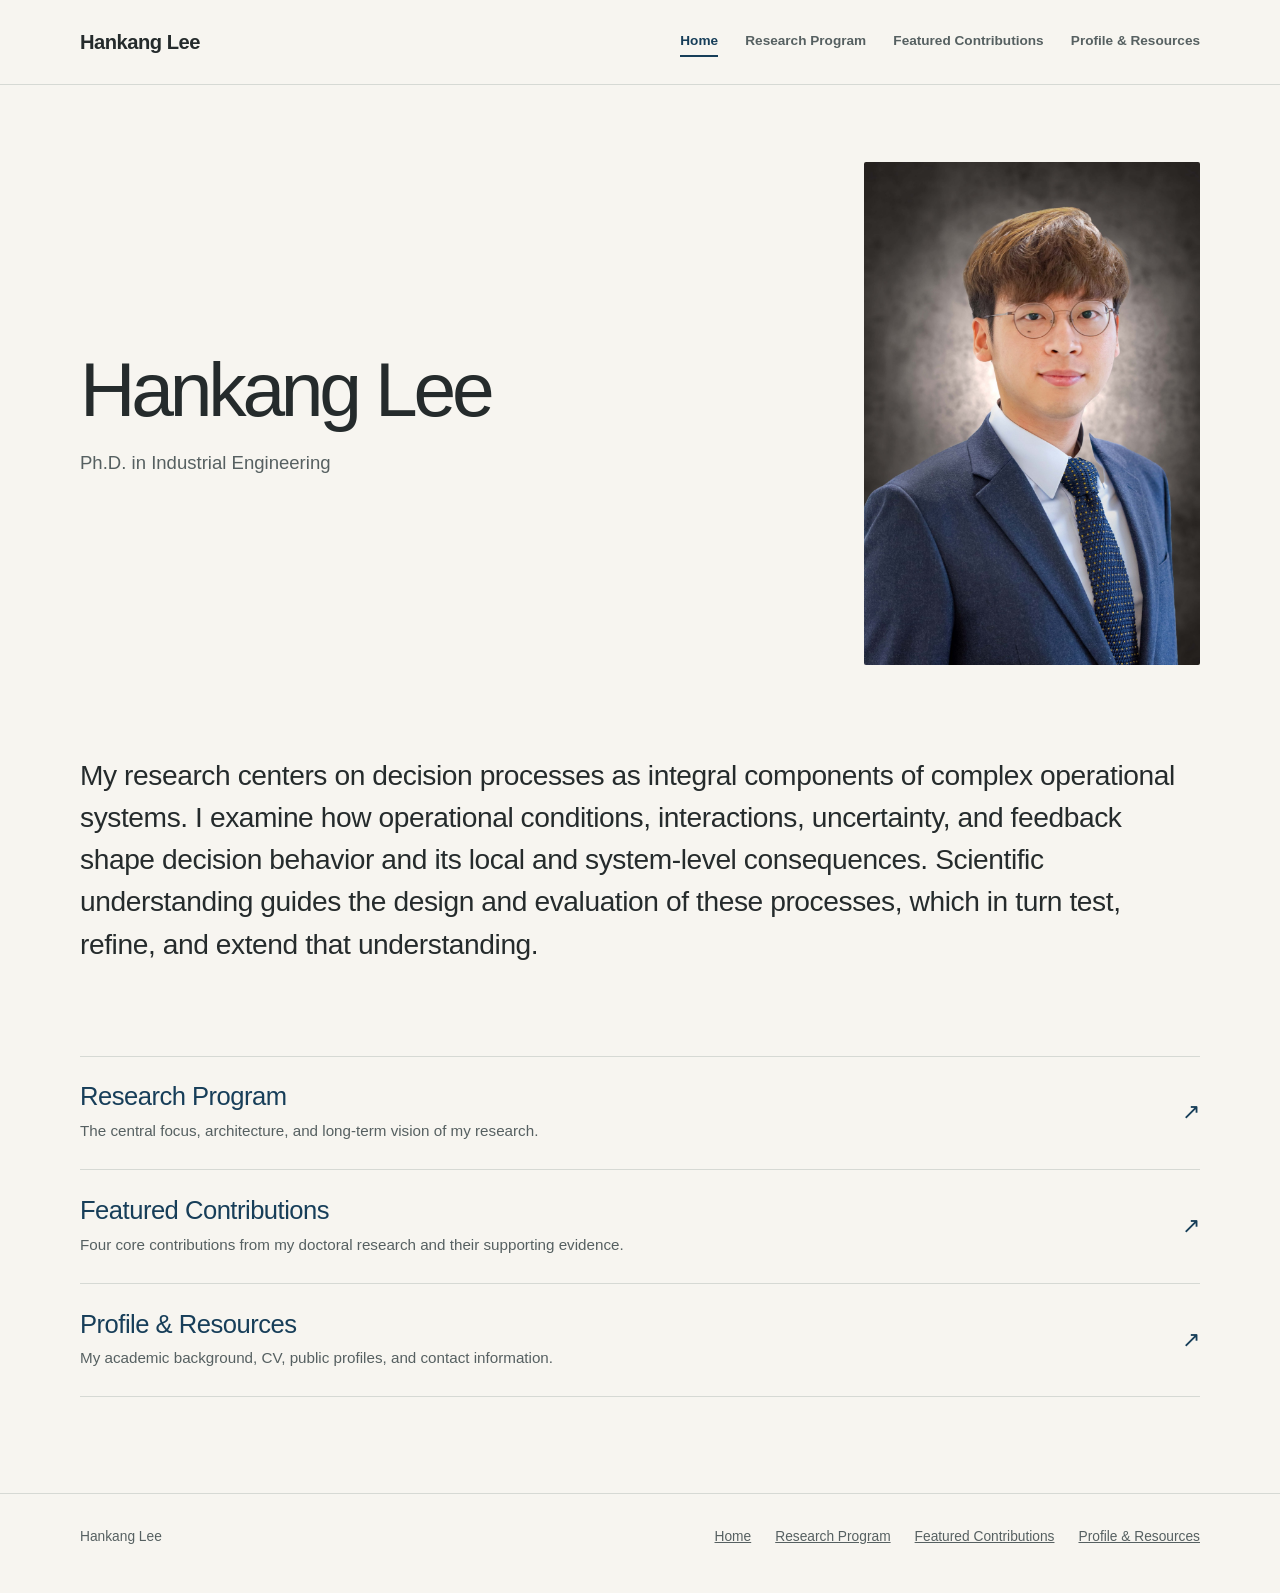
<file: index.html>
<!doctype html>
<html lang="en">
  <head>
    <meta charset="utf-8">
    <meta name="viewport" content="width=device-width, initial-scale=1">
    <meta name="color-scheme" content="light">
    <meta name="description" content="My research centers on decision processes as integral components of complex operational systems.">
    <title>Hankang Lee | Home</title>
    <link rel="stylesheet" href="assets/css/site.css?v=4">
  </head>
  <body>
    <a class="skip-link" href="#main-content">Skip to content</a>

    <header class="site-header">
      <div class="site-header__inner">
        <a class="site-name" href="index.html" aria-label="Hankang Lee, Home">Hankang Lee</a>
        <nav class="site-nav" aria-label="Main navigation">
          <a href="index.html" aria-current="page">Home</a>
          <a href="research-program.html">Research Program</a>
          <a href="featured-contributions.html">Featured Contributions</a>
          <a href="profile-resources.html">Profile &amp; Resources</a>
        </nav>
      </div>
    </header>

    <main id="main-content" class="page-shell">
      <section class="identity" aria-labelledby="researcher-name">
        <div class="identity__text">
          <h1 id="researcher-name">Hankang Lee</h1>
          <p class="degree">Ph.D. in Industrial Engineering</p>
        </div>
        <img
          class="portrait"
          src="assets/images/hankang-lee-portrait.jpg"
          alt="Portrait of Hankang Lee"
          width="1068"
          height="1600"
          decoding="async"
          fetchpriority="high"
        >
      </section>

      <section class="research-introduction" aria-label="Research identity">
        <p>My research centers on decision processes as integral components of complex operational systems. I examine how operational conditions, interactions, uncertainty, and feedback shape decision behavior and its local and system-level consequences. Scientific understanding guides the design and evaluation of these processes, which in turn test, refine, and extend that understanding.</p>
      </section>

      <nav class="primary-paths" aria-label="Explore the website">
        <a class="primary-path" href="research-program.html">
          <span class="primary-path__title">Research Program</span>
          <span class="primary-path__description">The central focus, architecture, and long-term vision of my research.</span>
          <span class="primary-path__arrow" aria-hidden="true">↗</span>
        </a>
        <a class="primary-path" href="featured-contributions.html">
          <span class="primary-path__title">Featured Contributions</span>
          <span class="primary-path__description">Four core contributions from my doctoral research and their supporting evidence.</span>
          <span class="primary-path__arrow" aria-hidden="true">↗</span>
        </a>
        <a class="primary-path" href="profile-resources.html">
          <span class="primary-path__title">Profile &amp; Resources</span>
          <span class="primary-path__description">My academic background, CV, public profiles, and contact information.</span>
          <span class="primary-path__arrow" aria-hidden="true">↗</span>
        </a>
      </nav>
    </main>

    <footer class="site-footer">
      <div class="site-footer__inner">
        <span>Hankang Lee</span>
        <nav aria-label="Footer navigation">
          <a href="index.html">Home</a>
          <a href="research-program.html">Research Program</a>
          <a href="featured-contributions.html">Featured Contributions</a>
          <a href="profile-resources.html">Profile &amp; Resources</a>
        </nav>
      </div>
    </footer>
  </body>
</html>
</file>
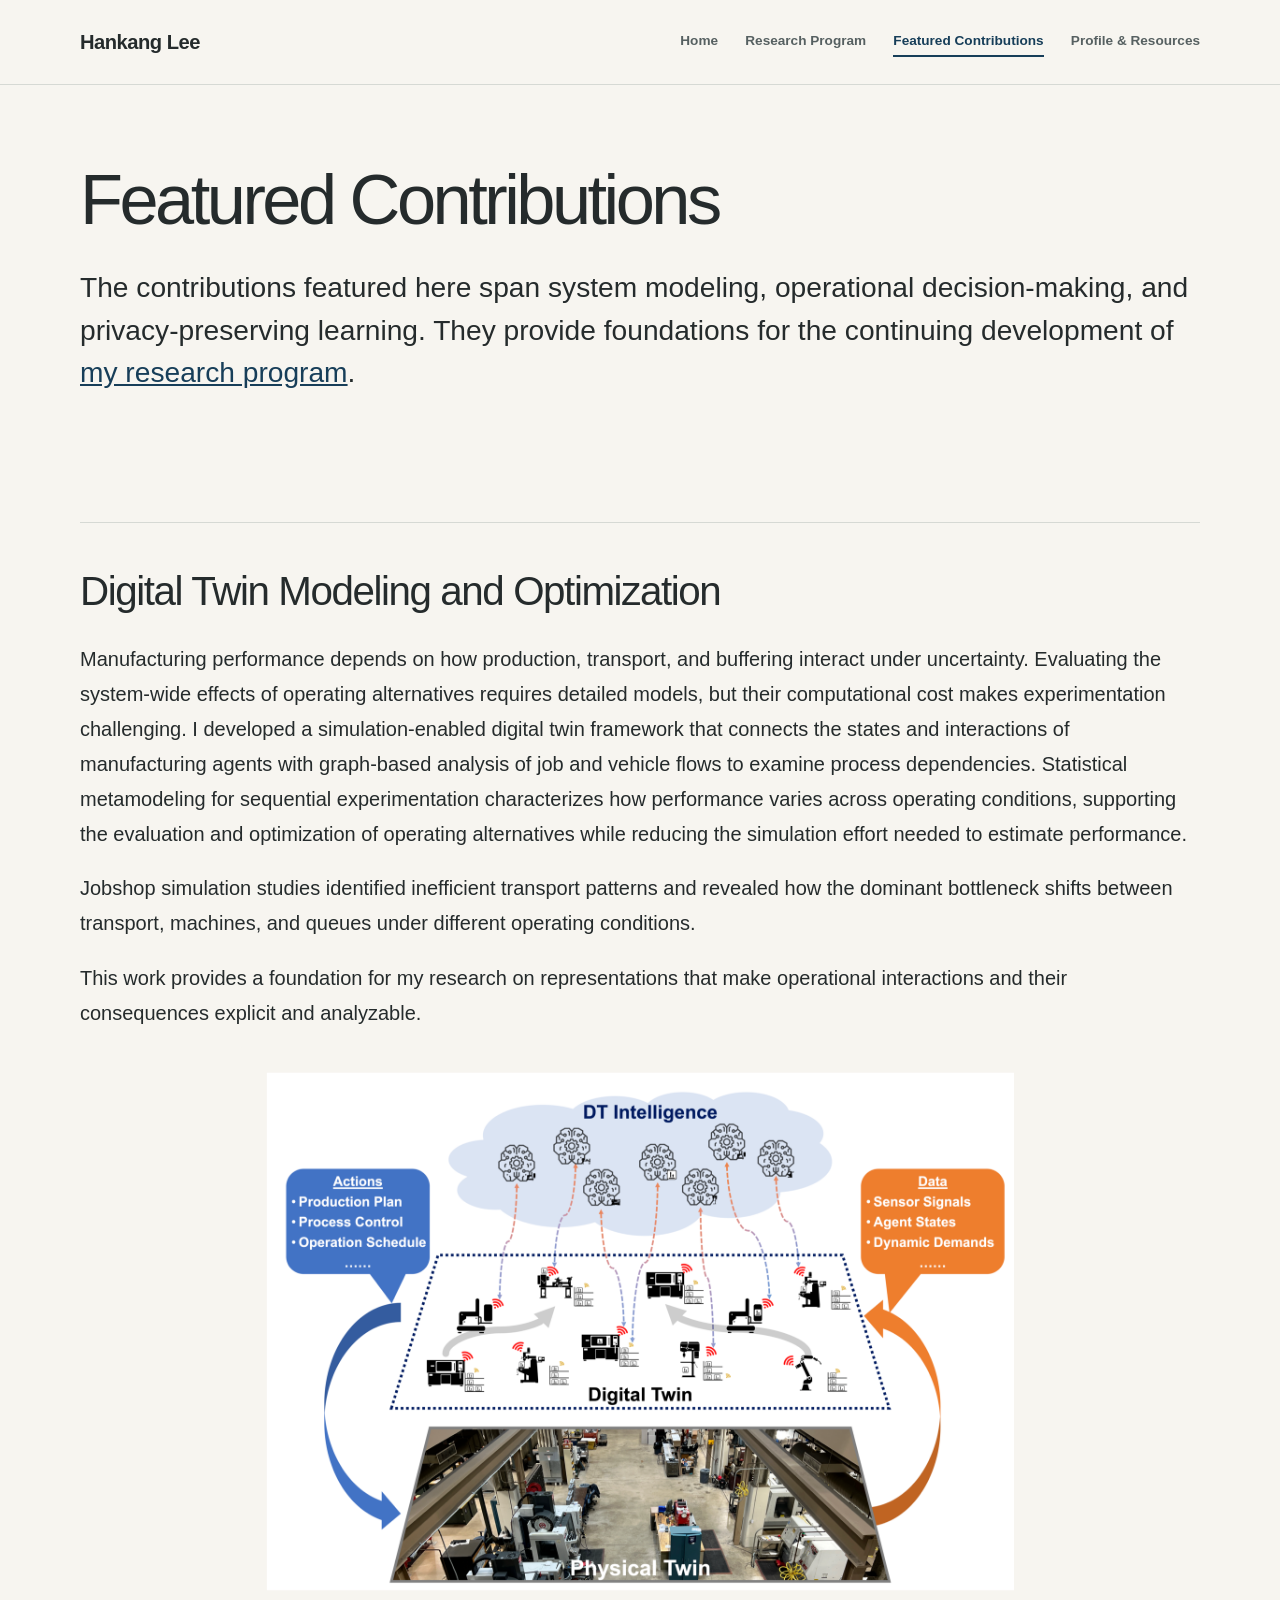
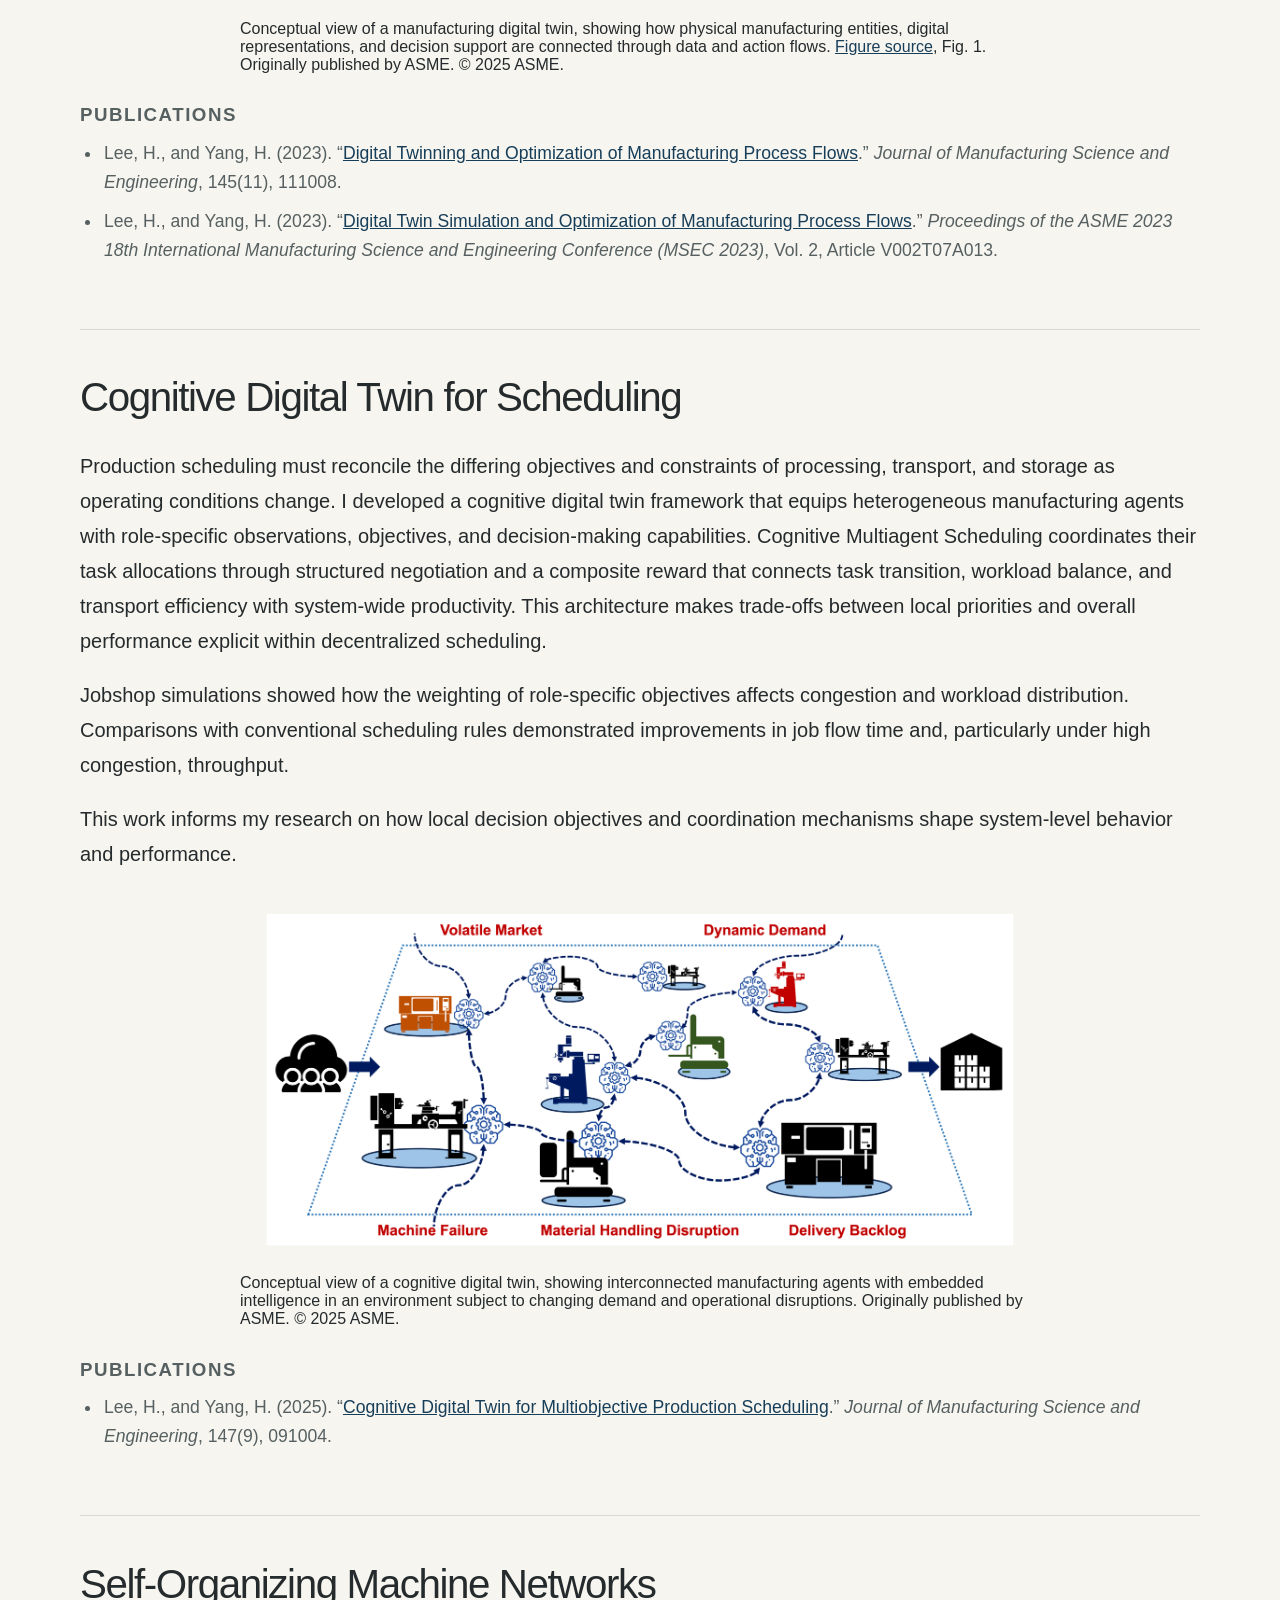
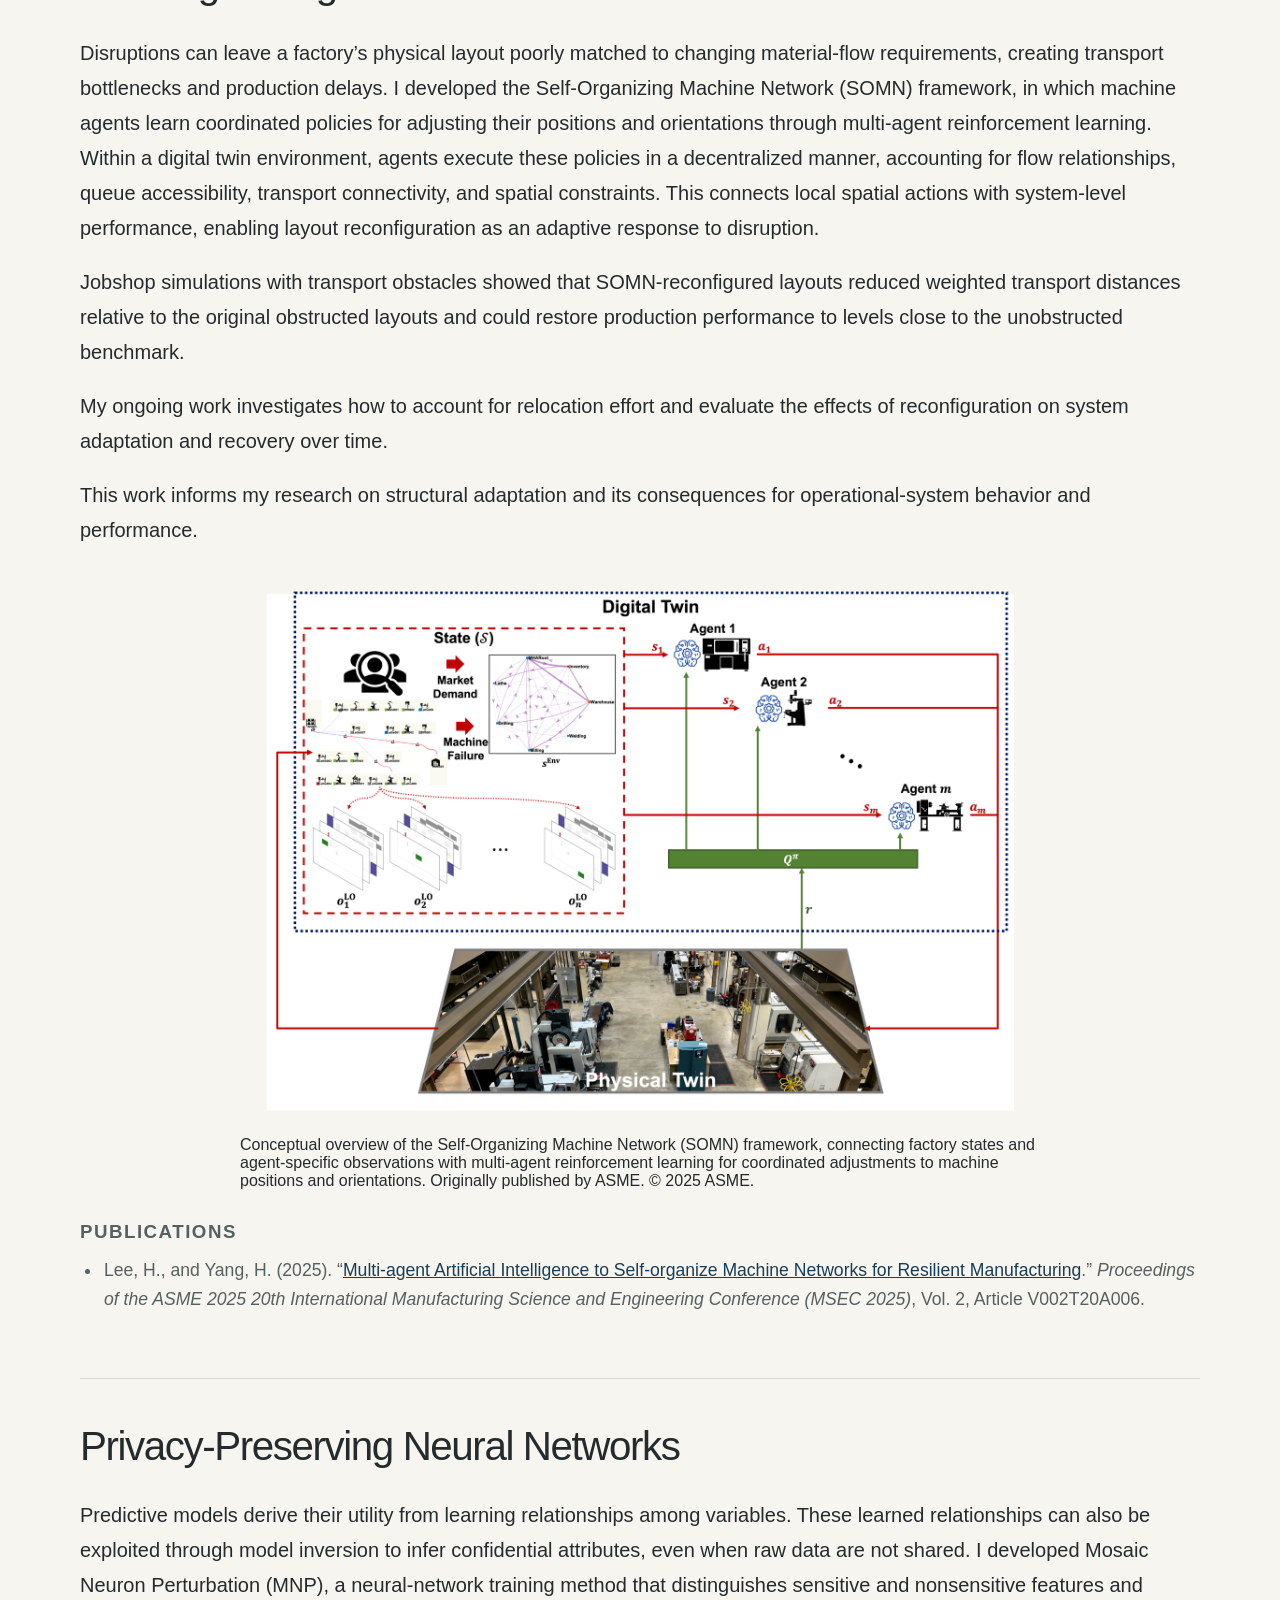
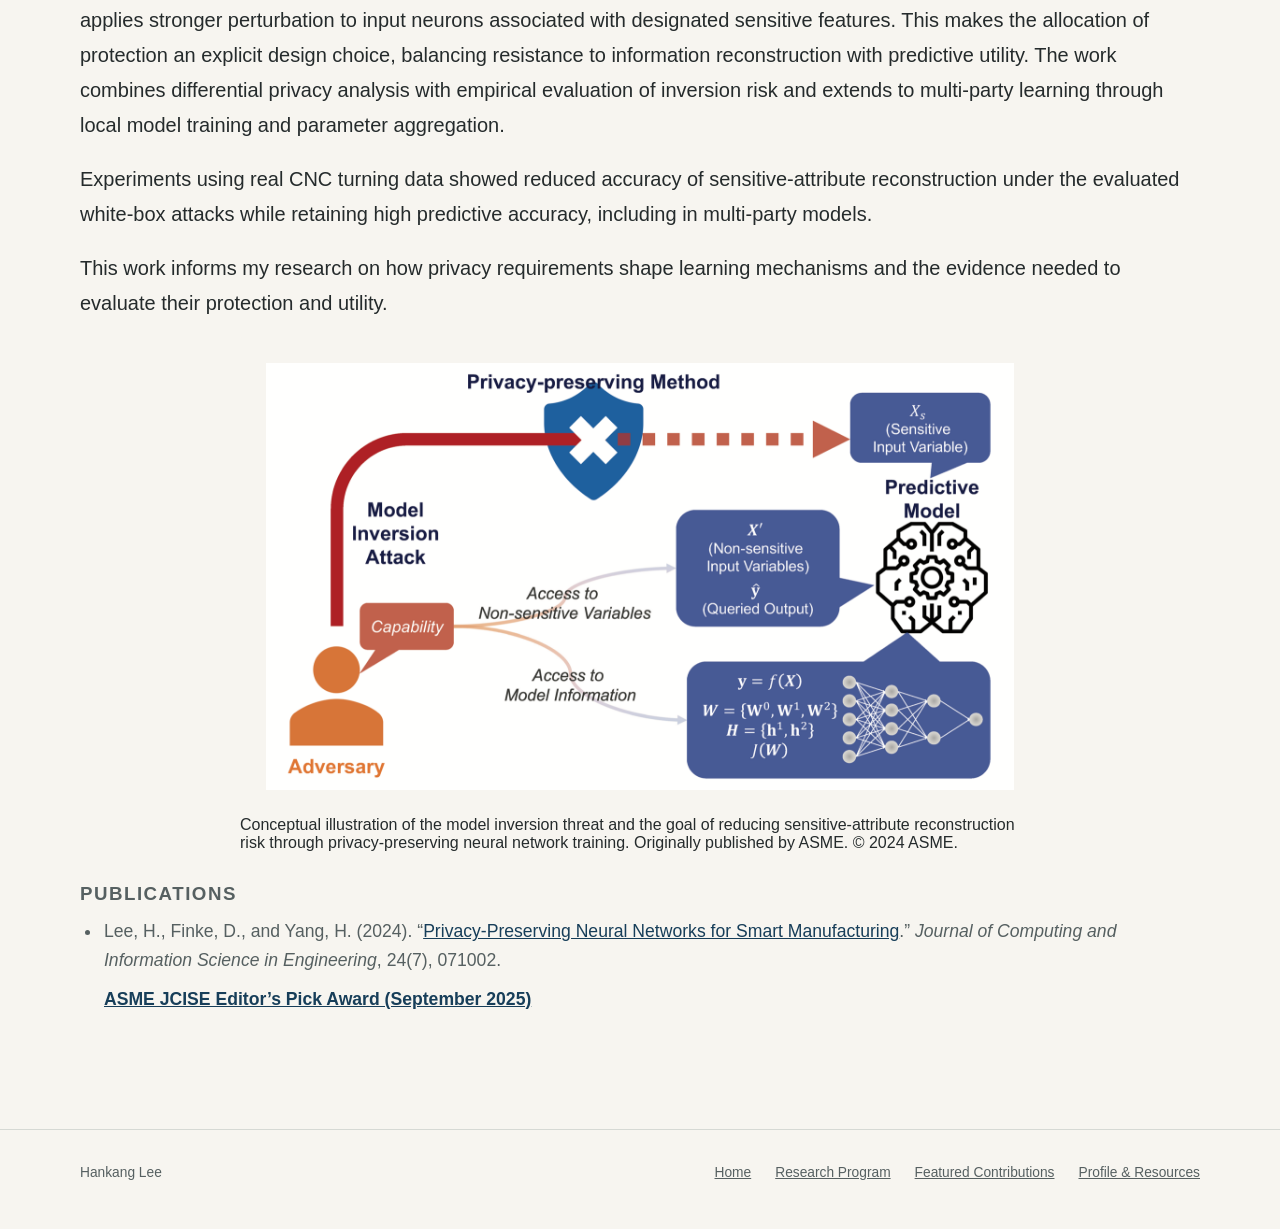
<file: featured-contributions.html>
<!doctype html>
<html lang="en">
  <head>
    <meta charset="utf-8">
    <meta name="viewport" content="width=device-width, initial-scale=1">
    <meta name="color-scheme" content="light">
    <meta name="description" content="Four scholarly contributions by Hankang Lee in digital twins, scheduling, adaptive manufacturing, and privacy-preserving learning.">
    <title>Hankang Lee | Featured Contributions</title>
    <link rel="stylesheet" href="assets/css/site.css?v=7">
  </head>
  <body>
    <a class="skip-link" href="#main-content">Skip to content</a>
    <header class="site-header">
      <div class="site-header__inner">
        <a class="site-name" href="index.html" aria-label="Hankang Lee, Home">Hankang Lee</a>
        <nav class="site-nav" aria-label="Main navigation">
          <a href="index.html">Home</a>
          <a href="research-program.html">Research Program</a>
          <a href="featured-contributions.html" aria-current="page">Featured Contributions</a>
          <a href="profile-resources.html">Profile &amp; Resources</a>
        </nav>
      </div>
    </header>

    <main id="main-content" class="page-shell page-shell--article">
      <header class="page-heading">
        <h1>Featured Contributions</h1>
        <p>The contributions featured here span system modeling, operational decision-making, and privacy-preserving learning. They provide foundations for the continuing development of <a href="research-program.html">my research program</a>.</p>
      </header>

      <article class="editorial-section contribution" aria-labelledby="digital-twin">
        <h2 id="digital-twin">Digital Twin Modeling and Optimization</h2>
        <div class="prose">
          <p>Manufacturing performance depends on how production, transport, and buffering interact under uncertainty. Evaluating the system-wide effects of operating alternatives requires detailed models, but their computational cost makes experimentation challenging. I developed a simulation-enabled digital twin framework that connects the states and interactions of manufacturing agents with graph-based analysis of job and vehicle flows to examine process dependencies. Statistical metamodeling for sequential experimentation characterizes how performance varies across operating conditions, supporting the evaluation and optimization of operating alternatives while reducing the simulation effort needed to estimate performance.</p>
          <p>Jobshop simulation studies identified inefficient transport patterns and revealed how the dominant bottleneck shifts between transport, machines, and queues under different operating conditions.</p>
          <p>This work provides a foundation for my research on representations that make operational interactions and their consequences explicit and analyzable.</p>
        </div>
        <figure class="research-figure">
          <div class="figure-frame">
            <img src="assets/images/figures/digital-twin-display.png" alt="Conceptual three-layer diagram showing a physical factory, its digital representation, and a DT intelligence layer. Arrows indicate operational data flowing toward the digital layers and actions for production planning, process control, and scheduling returning to the physical system." width="1600" height="1115" loading="lazy" decoding="async">
          </div>
          <figcaption>Conceptual view of a manufacturing digital twin, showing how physical manufacturing entities, digital representations, and decision support are connected through data and action flows. <a href="https://doi.org/10.1115/1.4068980" target="_blank" rel="noopener">Figure source<span class="sr-only"> (opens in a new tab)</span></a>, Fig. 1. Originally published by ASME. &copy; 2025 ASME.</figcaption>
        </figure>
        <div class="publications">
          <h3>Publications</h3>
          <ul>
            <li>Lee, H., and Yang, H. (2023). “<a href="https://doi.org/10.1115/1.4063234" target="_blank" rel="noopener">Digital Twinning and Optimization of Manufacturing Process Flows<span class="sr-only"> (opens in a new tab)</span></a>.” <cite>Journal of Manufacturing Science and Engineering</cite>, 145(11), 111008.</li>
            <li>Lee, H., and Yang, H. (2023). “<a href="https://doi.org/10.1115/MSEC2023-105613" target="_blank" rel="noopener">Digital Twin Simulation and Optimization of Manufacturing Process Flows<span class="sr-only"> (opens in a new tab)</span></a>.” <cite>Proceedings of the ASME 2023 18th International Manufacturing Science and Engineering Conference (MSEC 2023)</cite>, Vol. 2, Article V002T07A013.</li>
          </ul>
        </div>
      </article>

      <article class="editorial-section contribution" aria-labelledby="cognitive-digital-twin">
        <h2 id="cognitive-digital-twin">Cognitive Digital Twin for Scheduling</h2>
        <div class="prose">
          <p>Production scheduling must reconcile the differing objectives and constraints of processing, transport, and storage as operating conditions change. I developed a cognitive digital twin framework that equips heterogeneous manufacturing agents with role-specific observations, objectives, and decision-making capabilities. Cognitive Multiagent Scheduling coordinates their task allocations through structured negotiation and a composite reward that connects task transition, workload balance, and transport efficiency with system-wide productivity. This architecture makes trade-offs between local priorities and overall performance explicit within decentralized scheduling.</p>
          <p>Jobshop simulations showed how the weighting of role-specific objectives affects congestion and workload distribution. Comparisons with conventional scheduling rules demonstrated improvements in job flow time and, particularly under high congestion, throughput.</p>
          <p>This work informs my research on how local decision objectives and coordination mechanisms shape system-level behavior and performance.</p>
        </div>
        <figure class="research-figure">
          <div class="figure-frame">
            <img src="assets/images/figures/cognitive-digital-twin-display.png" alt="Conceptual diagram of interconnected machine, transport, and storage agents with embedded intelligence. Labels around the network identify volatile markets, dynamic demand, machine failures, material handling disruptions, and delivery backlogs." width="1600" height="715" loading="lazy" decoding="async">
          </div>
          <figcaption>Conceptual view of a cognitive digital twin, showing interconnected manufacturing agents with embedded intelligence in an environment subject to changing demand and operational disruptions. Originally published by ASME. &copy; 2025 ASME.</figcaption>
        </figure>
        <div class="publications">
          <h3>Publications</h3>
          <ul>
            <li>Lee, H., and Yang, H. (2025). “<a href="https://doi.org/10.1115/1.4068980" target="_blank" rel="noopener">Cognitive Digital Twin for Multiobjective Production Scheduling<span class="sr-only"> (opens in a new tab)</span></a>.” <cite>Journal of Manufacturing Science and Engineering</cite>, 147(9), 091004.</li>
          </ul>
        </div>
      </article>

      <article class="editorial-section contribution" aria-labelledby="machine-networks">
        <h2 id="machine-networks">Self-Organizing Machine Networks</h2>
        <div class="prose">
          <p>Disruptions can leave a factory’s physical layout poorly matched to changing material-flow requirements, creating transport bottlenecks and production delays. I developed the Self-Organizing Machine Network (SOMN) framework, in which machine agents learn coordinated policies for adjusting their positions and orientations through multi-agent reinforcement learning. Within a digital twin environment, agents execute these policies in a decentralized manner, accounting for flow relationships, queue accessibility, transport connectivity, and spatial constraints. This connects local spatial actions with system-level performance, enabling layout reconfiguration as an adaptive response to disruption.</p>
          <p>Jobshop simulations with transport obstacles showed that SOMN-reconfigured layouts reduced weighted transport distances relative to the original obstructed layouts and could restore production performance to levels close to the unobstructed benchmark.</p>
          <p>My ongoing work investigates how to account for relocation effort and evaluate the effects of reconfiguration on system adaptation and recovery over time.</p>
          <p>This work informs my research on structural adaptation and its consequences for operational-system behavior and performance.</p>
        </div>
        <figure class="research-figure">
          <div class="figure-frame">
            <img src="assets/images/figures/self-organizing-machine-networks-display.png" alt="Conceptual diagram linking factory states and spatial observations to multiple machine agents and their action outputs. Learning components connect the agents within a digital twin, shown above a photograph representing the physical factory." width="1600" height="1113" loading="lazy" decoding="async">
          </div>
          <figcaption>Conceptual overview of the Self-Organizing Machine Network (SOMN) framework, connecting factory states and agent-specific observations with multi-agent reinforcement learning for coordinated adjustments to machine positions and orientations. Originally published by ASME. &copy; 2025 ASME.</figcaption>
        </figure>
        <div class="publications">
          <h3>Publications</h3>
          <ul>
            <li>Lee, H., and Yang, H. (2025). “<a href="https://doi.org/10.1115/MSEC2025-155761" target="_blank" rel="noopener">Multi-agent Artificial Intelligence to Self-organize Machine Networks for Resilient Manufacturing<span class="sr-only"> (opens in a new tab)</span></a>.” <cite>Proceedings of the ASME 2025 20th International Manufacturing Science and Engineering Conference (MSEC 2025)</cite>, Vol. 2, Article V002T20A006.</li>
          </ul>
        </div>
      </article>

      <article class="editorial-section contribution" aria-labelledby="privacy-neural-networks">
        <h2 id="privacy-neural-networks">Privacy-Preserving Neural Networks</h2>
        <div class="prose">
          <p>Predictive models derive their utility from learning relationships among variables. These learned relationships can also be exploited through model inversion to infer confidential attributes, even when raw data are not shared. I developed Mosaic Neuron Perturbation (MNP), a neural-network training method that distinguishes sensitive and nonsensitive features and applies stronger perturbation to input neurons associated with designated sensitive features. This makes the allocation of protection an explicit design choice, balancing resistance to information reconstruction with predictive utility. The work combines differential privacy analysis with empirical evaluation of inversion risk and extends to multi-party learning through local model training and parameter aggregation.</p>
          <p>Experiments using real CNC turning data showed reduced accuracy of sensitive-attribute reconstruction under the evaluated white-box attacks while retaining high predictive accuracy, including in multi-party models.</p>
          <p>This work informs my research on how privacy requirements shape learning mechanisms and the evidence needed to evaluate their protection and utility.</p>
        </div>
        <figure class="research-figure">
          <div class="figure-frame">
            <img src="assets/images/figures/privacy-preserving-neural-networks-display.png" alt="An adversary accesses nonsensitive inputs, queried outputs, and a neural network’s structure and parameters to infer a sensitive input variable. A shield on the reconstruction path symbolizes the privacy-protection objective." width="1600" height="914" loading="lazy" decoding="async">
          </div>
          <figcaption>Conceptual illustration of the model inversion threat and the goal of reducing sensitive-attribute reconstruction risk through privacy-preserving neural network training. Originally published by ASME. &copy; 2024 ASME.</figcaption>
        </figure>
        <div class="publications">
          <h3>Publications</h3>
          <ul>
            <li>Lee, H., Finke, D., and Yang, H. (2024). “<a href="https://doi.org/10.1115/1.4063728" target="_blank" rel="noopener">Privacy-Preserving Neural Networks for Smart Manufacturing<span class="sr-only"> (opens in a new tab)</span></a>.” <cite>Journal of Computing and Information Science in Engineering</cite>, 24(7), 071002.</li>
          </ul>
          <p class="publication-recognition"><a href="https://asmejcise.org/editors-pick-awards/" target="_blank" rel="noopener">ASME JCISE Editor’s Pick Award (September 2025)<span class="sr-only"> (opens in a new tab)</span></a></p>
        </div>
      </article>
    </main>

    <footer class="site-footer">
      <div class="site-footer__inner">
        <span>Hankang Lee</span>
        <nav aria-label="Footer navigation">
          <a href="index.html">Home</a>
          <a href="research-program.html">Research Program</a>
          <a href="featured-contributions.html">Featured Contributions</a>
          <a href="profile-resources.html">Profile &amp; Resources</a>
        </nav>
      </div>
    </footer>
  </body>
</html>
</file>
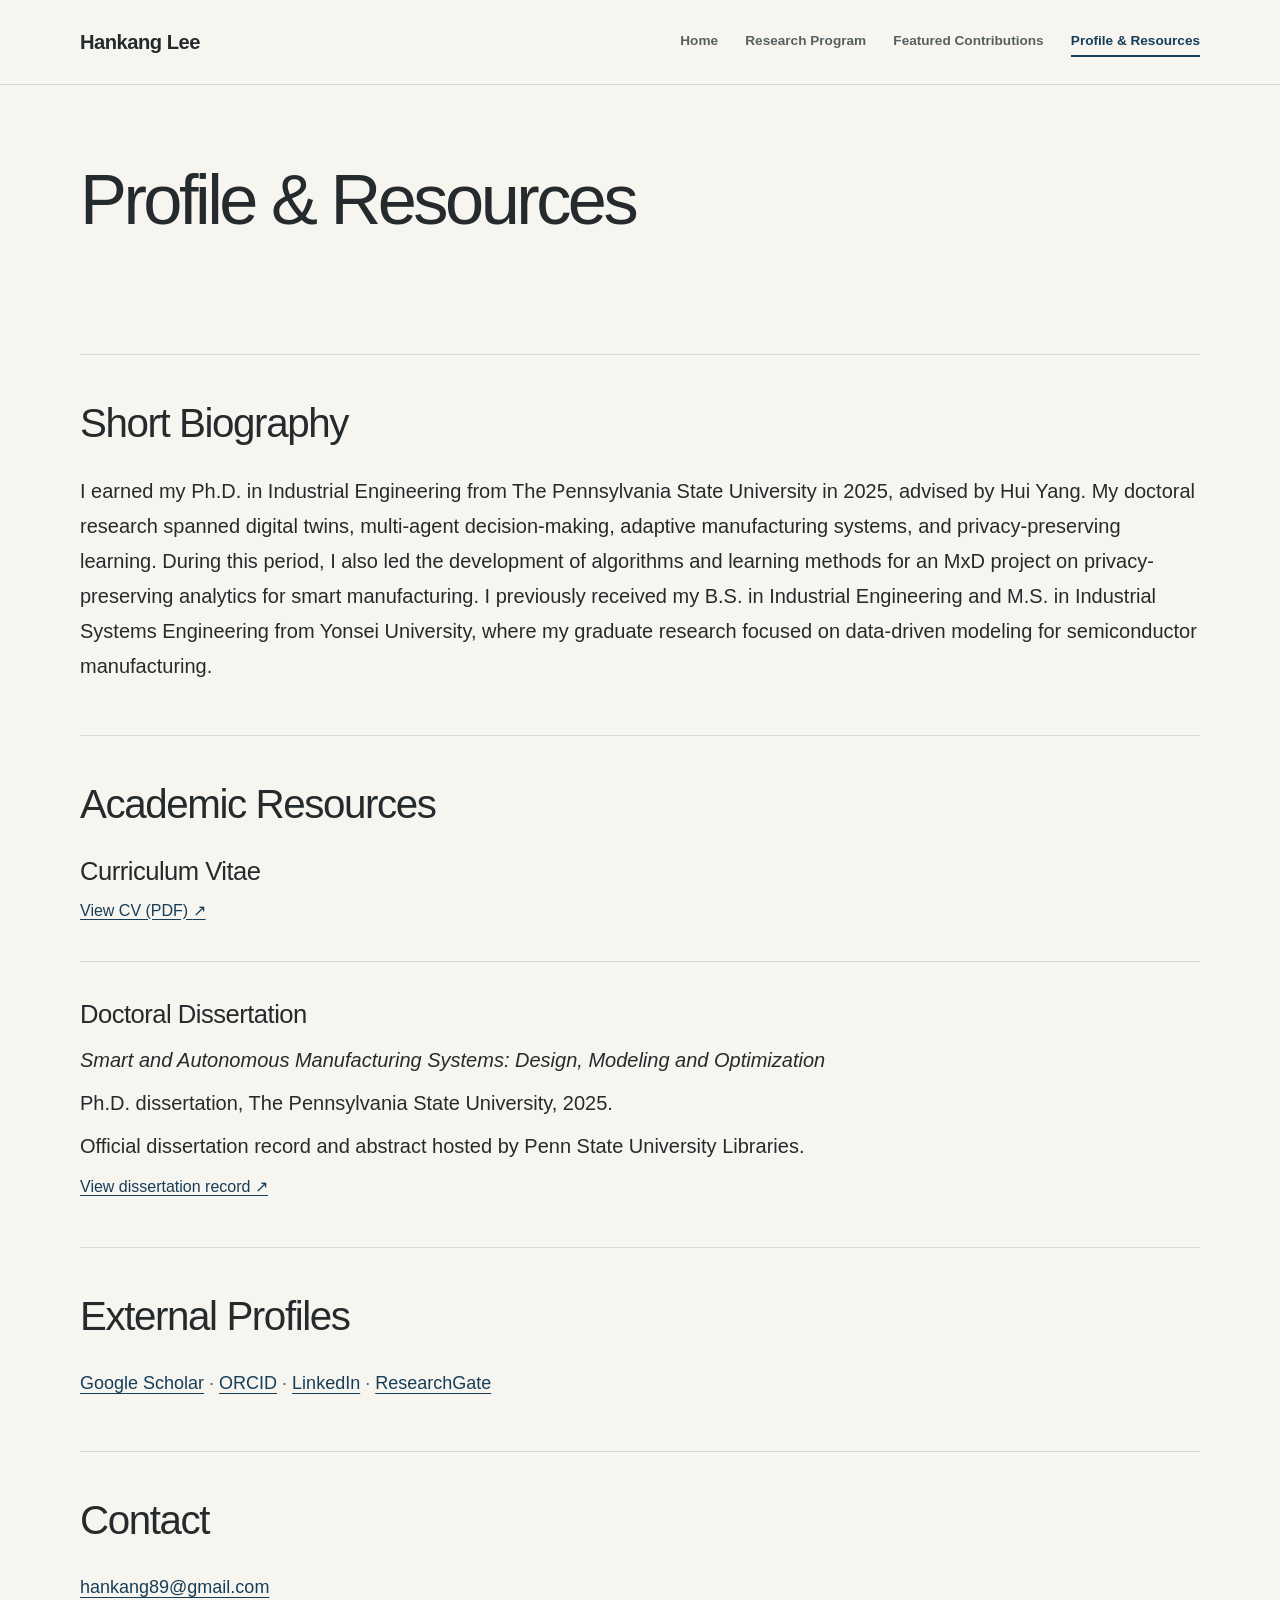
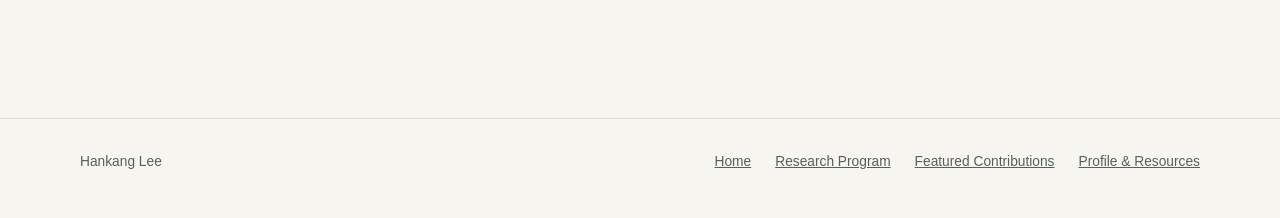
<file: profile-resources.html>
<!doctype html>
<html lang="en">
  <head>
    <meta charset="utf-8">
    <meta name="viewport" content="width=device-width, initial-scale=1">
    <meta name="color-scheme" content="light">
    <meta name="description" content="Hankang Lee's academic background, curriculum vitae, dissertation record, public profiles, and contact information.">
    <title>Hankang Lee | Profile &amp; Resources</title>
    <link rel="stylesheet" href="assets/css/site.css?v=4">
  </head>
  <body>
    <a class="skip-link" href="#main-content">Skip to content</a>
    <header class="site-header">
      <div class="site-header__inner">
        <a class="site-name" href="index.html" aria-label="Hankang Lee, Home">Hankang Lee</a>
        <nav class="site-nav" aria-label="Main navigation">
          <a href="index.html">Home</a>
          <a href="research-program.html">Research Program</a>
          <a href="featured-contributions.html">Featured Contributions</a>
          <a href="profile-resources.html" aria-current="page">Profile &amp; Resources</a>
        </nav>
      </div>
    </header>

    <main id="main-content" class="page-shell page-shell--article">
      <header class="page-heading">
        <h1>Profile &amp; Resources</h1>
      </header>

      <section class="editorial-section" aria-labelledby="short-biography">
        <h2 id="short-biography">Short Biography</h2>
        <div class="prose">
          <p>I earned my Ph.D. in Industrial Engineering from The Pennsylvania State University in 2025, advised by Hui Yang. My doctoral research spanned digital twins, multi-agent decision-making, adaptive manufacturing systems, and privacy-preserving learning. During this period, I also led the development of algorithms and learning methods for an MxD project on privacy-preserving analytics for smart manufacturing. I previously received my B.S. in Industrial Engineering and M.S. in Industrial Systems Engineering from Yonsei University, where my graduate research focused on data-driven modeling for semiconductor manufacturing.</p>
        </div>
      </section>

      <section class="editorial-section" aria-labelledby="academic-resources">
        <h2 id="academic-resources">Academic Resources</h2>
        <div class="resource-list">
          <section class="resource-item" aria-labelledby="curriculum-vitae">
            <h3 id="curriculum-vitae">Curriculum Vitae</h3>
            <a href="assets/documents/CV-Hankang_Lee.pdf">View CV (PDF) <span aria-hidden="true">↗</span></a>
          </section>
          <section class="resource-item" aria-labelledby="doctoral-dissertation">
            <h3 id="doctoral-dissertation">Doctoral Dissertation</h3>
            <p><cite>Smart and Autonomous Manufacturing Systems: Design, Modeling and Optimization</cite></p>
            <p>Ph.D. dissertation, The Pennsylvania State University, 2025.</p>
            <p>Official dissertation record and abstract hosted by Penn State University Libraries.</p>
            <a href="https://etda.libraries.psu.edu/catalog/19218hxl5495" target="_blank" rel="noopener">View dissertation record <span aria-hidden="true">↗</span><span class="sr-only"> (opens in a new tab)</span></a>
          </section>
        </div>
      </section>

      <section class="editorial-section" aria-labelledby="external-profiles">
        <h2 id="external-profiles">External Profiles</h2>
        <p class="profile-links">
          <a href="https://scholar.google.com/citations?user=C9WmLAUAAAAJ&amp;hl=en&amp;oi=ao" target="_blank" rel="noopener">Google Scholar<span class="sr-only"> (opens in a new tab)</span></a><span aria-hidden="true"> · </span>
          <a href="https://orcid.org/0000-0001-6721-6859" target="_blank" rel="noopener">ORCID<span class="sr-only"> (opens in a new tab)</span></a><span aria-hidden="true"> · </span>
          <a href="https://www.linkedin.com/in/hankanglee" target="_blank" rel="noopener">LinkedIn<span class="sr-only"> (opens in a new tab)</span></a><span aria-hidden="true"> · </span>
          <a href="https://www.researchgate.net/profile/Hankang-Lee" target="_blank" rel="noopener">ResearchGate<span class="sr-only"> (opens in a new tab)</span></a>
        </p>
      </section>

      <section class="editorial-section" aria-labelledby="contact">
        <h2 id="contact">Contact</h2>
        <p class="contact-link"><a href="mailto:hankang89@gmail.com">hankang89@gmail.com</a></p>
      </section>
    </main>

    <footer class="site-footer">
      <div class="site-footer__inner">
        <span>Hankang Lee</span>
        <nav aria-label="Footer navigation">
          <a href="index.html">Home</a>
          <a href="research-program.html">Research Program</a>
          <a href="featured-contributions.html">Featured Contributions</a>
          <a href="profile-resources.html">Profile &amp; Resources</a>
        </nav>
      </div>
    </footer>
  </body>
</html>
</file>
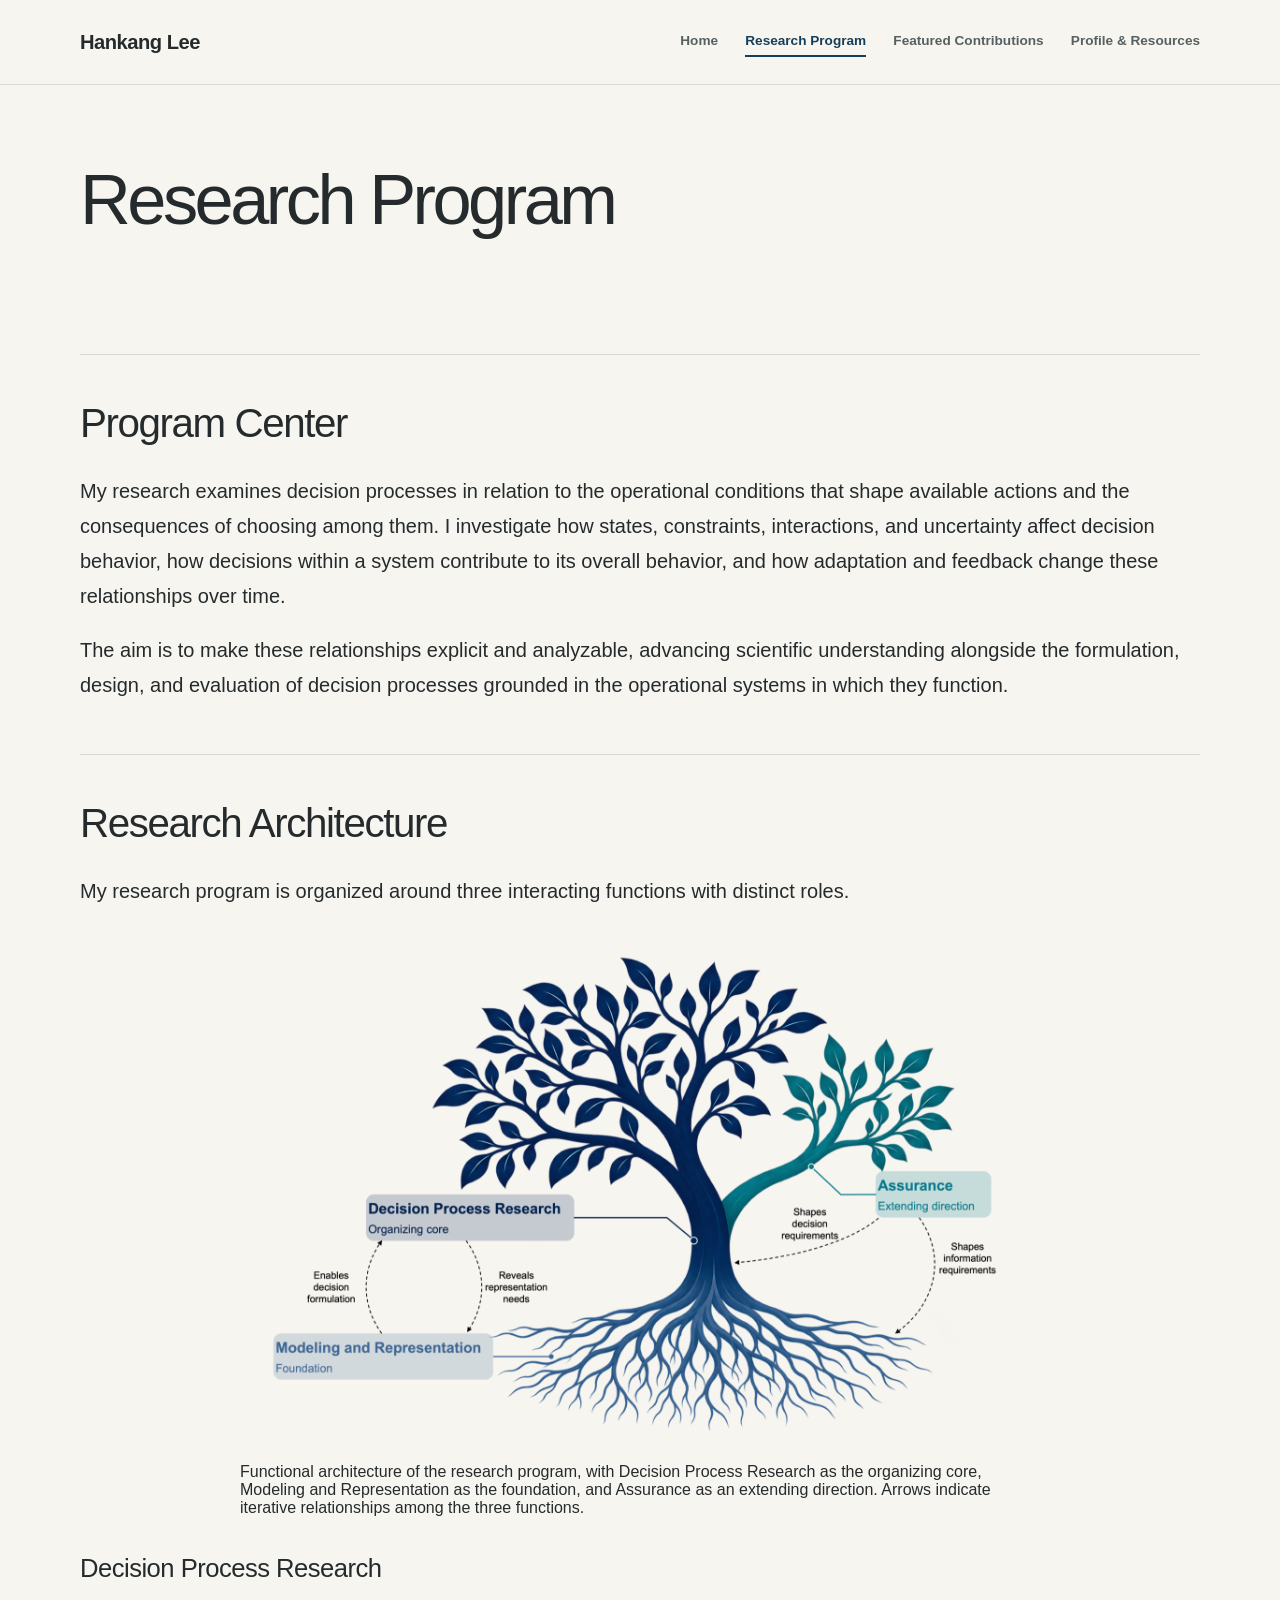
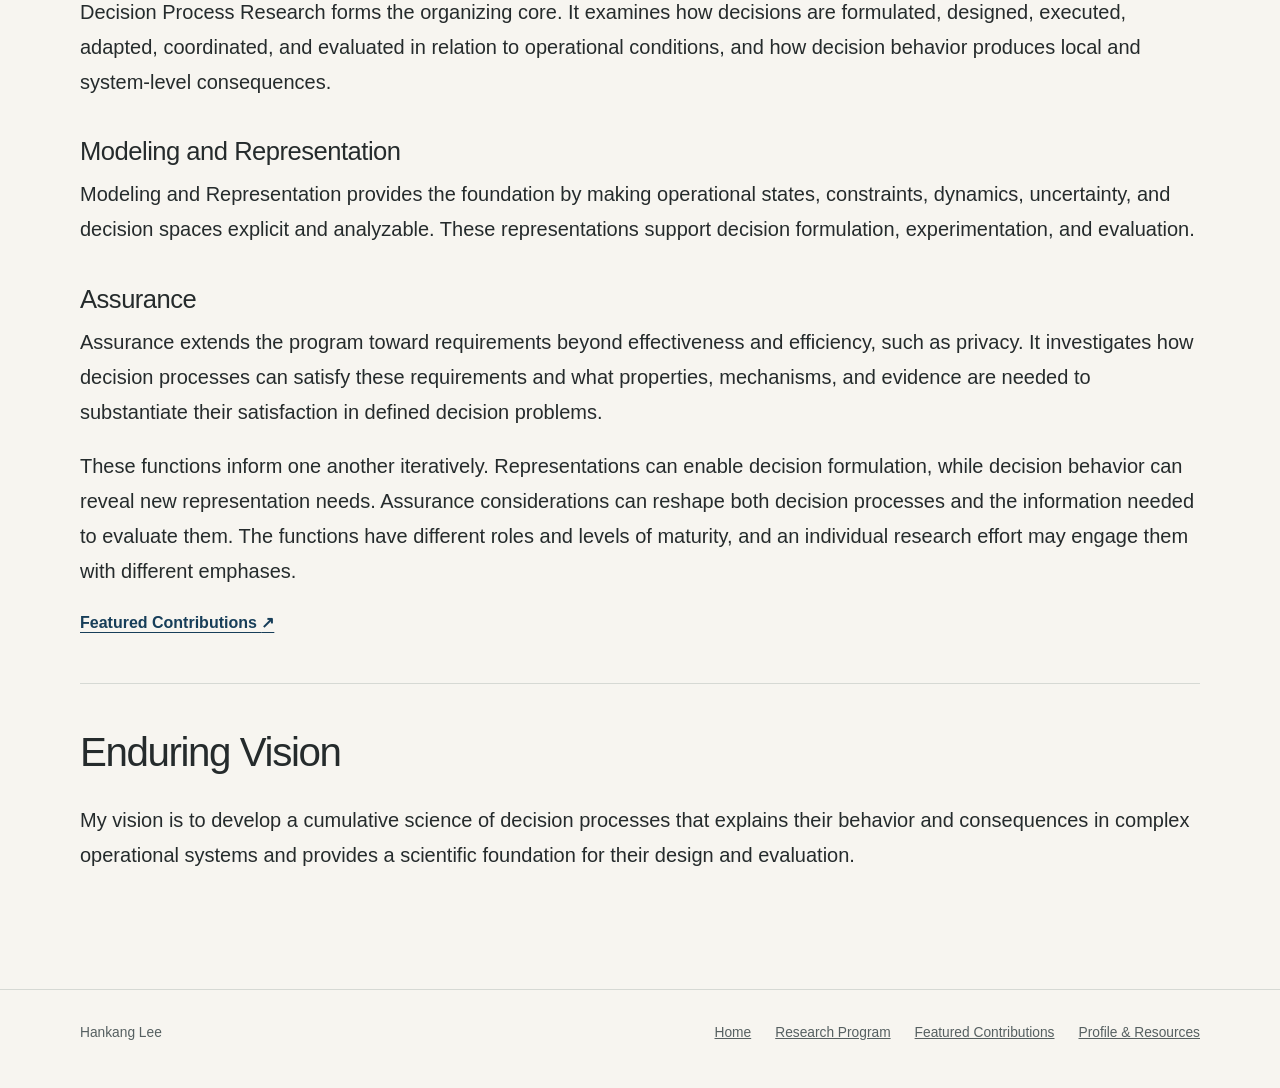
<file: research-program.html>
<!doctype html>
<html lang="en">
  <head>
    <meta charset="utf-8">
    <meta name="viewport" content="width=device-width, initial-scale=1">
    <meta name="color-scheme" content="light">
    <meta name="description" content="The focus, functional architecture, and enduring vision of Hankang Lee's research program.">
    <title>Hankang Lee | Research Program</title>
    <link rel="stylesheet" href="assets/css/site.css?v=4">
  </head>
  <body>
    <a class="skip-link" href="#main-content">Skip to content</a>
    <header class="site-header">
      <div class="site-header__inner">
        <a class="site-name" href="index.html" aria-label="Hankang Lee, Home">Hankang Lee</a>
        <nav class="site-nav" aria-label="Main navigation">
          <a href="index.html">Home</a>
          <a href="research-program.html" aria-current="page">Research Program</a>
          <a href="featured-contributions.html">Featured Contributions</a>
          <a href="profile-resources.html">Profile &amp; Resources</a>
        </nav>
      </div>
    </header>

    <main id="main-content" class="page-shell page-shell--article">
      <header class="page-heading">
        <h1>Research Program</h1>
      </header>

      <section class="editorial-section" aria-labelledby="program-center">
        <h2 id="program-center">Program Center</h2>
        <div class="prose">
          <p>My research examines decision processes in relation to the operational conditions that shape available actions and the consequences of choosing among them. I investigate how states, constraints, interactions, and uncertainty affect decision behavior, how decisions within a system contribute to its overall behavior, and how adaptation and feedback change these relationships over time.</p>
          <p>The aim is to make these relationships explicit and analyzable, advancing scientific understanding alongside the formulation, design, and evaluation of decision processes grounded in the operational systems in which they function.</p>
        </div>
      </section>

      <section class="editorial-section" aria-labelledby="research-architecture">
        <h2 id="research-architecture">Research Architecture</h2>
        <div class="prose">
          <p>My research program is organized around three interacting functions with distinct roles.</p>
        </div>
        <figure class="research-figure research-figure--architecture">
          <div class="figure-frame">
            <img src="assets/images/figures/research-architecture-display.png" alt="A tree metaphor depicts Modeling and Representation as roots, Decision Process Research as the trunk and main canopy, and Assurance as a side branch. Arrows show Modeling and Representation enabling decision formulation, Decision Process Research revealing representation needs, and Assurance shaping decision requirements for Decision Process Research and information requirements for Modeling and Representation." width="1600" height="1040" loading="lazy" decoding="async">
          </div>
          <figcaption>Functional architecture of the research program, with Decision Process Research as the organizing core, Modeling and Representation as the foundation, and Assurance as an extending direction. Arrows indicate iterative relationships among the three functions.</figcaption>
        </figure>
        <div class="prose">
          <h3>Decision Process Research</h3>
          <p>Decision Process Research forms the organizing core. It examines how decisions are formulated, designed, executed, adapted, coordinated, and evaluated in relation to operational conditions, and how decision behavior produces local and system-level consequences.</p>
          <h3>Modeling and Representation</h3>
          <p>Modeling and Representation provides the foundation by making operational states, constraints, dynamics, uncertainty, and decision spaces explicit and analyzable. These representations support decision formulation, experimentation, and evaluation.</p>
          <h3>Assurance</h3>
          <p>Assurance extends the program toward requirements beyond effectiveness and efficiency, such as privacy. It investigates how decision processes can satisfy these requirements and what properties, mechanisms, and evidence are needed to substantiate their satisfaction in defined decision problems.</p>
          <p>These functions inform one another iteratively. Representations can enable decision formulation, while decision behavior can reveal new representation needs. Assurance considerations can reshape both decision processes and the information needed to evaluate them. The functions have different roles and levels of maturity, and an individual research effort may engage them with different emphases.</p>
        </div>
        <p class="context-link"><a href="featured-contributions.html">Featured Contributions <span aria-hidden="true">↗</span></a></p>
      </section>

      <section class="editorial-section" aria-labelledby="enduring-vision">
        <h2 id="enduring-vision">Enduring Vision</h2>
        <div class="prose">
          <p>My vision is to develop a cumulative science of decision processes that explains their behavior and consequences in complex operational systems and provides a scientific foundation for their design and evaluation.</p>
        </div>
      </section>
    </main>

    <footer class="site-footer">
      <div class="site-footer__inner">
        <span>Hankang Lee</span>
        <nav aria-label="Footer navigation">
          <a href="index.html">Home</a>
          <a href="research-program.html">Research Program</a>
          <a href="featured-contributions.html">Featured Contributions</a>
          <a href="profile-resources.html">Profile &amp; Resources</a>
        </nav>
      </div>
    </footer>
  </body>
</html>
</file>
<file: assets/css/site.css>
:root {
  color-scheme: light;
  --page: #f7f5f0;
  --text: #252b2c;
  --muted: #566061;
  --line: #d6d9d4;
  --accent: #173e59;
  --accent-soft: #e9f0f2;
  --content-width: 70rem;
  --reading-width: var(--content-width);
}

*,
*::before,
*::after {
  box-sizing: border-box;
}

html {
  scroll-behavior: smooth;
}

body {
  margin: 0;
  background: var(--page);
  color: var(--text);
  font-family: Arial, Helvetica, sans-serif;
  -webkit-font-smoothing: antialiased;
}

a {
  color: var(--accent);
}

a:focus-visible {
  outline: 3px solid var(--accent);
  outline-offset: 5px;
}

.sr-only {
  position: absolute;
  width: 1px;
  height: 1px;
  padding: 0;
  margin: -1px;
  overflow: hidden;
  clip: rect(0, 0, 0, 0);
  white-space: nowrap;
  border: 0;
}

.skip-link {
  position: absolute;
  top: -5rem;
  left: 1rem;
  z-index: 10;
  padding: 0.7rem 1rem;
  background: var(--accent);
  color: #fff;
}

.skip-link:focus {
  top: 1rem;
}

.site-header {
  border-bottom: 1px solid var(--line);
}

.site-header__inner {
  width: min(calc(100% - 3rem), var(--content-width));
  min-height: 5.25rem;
  margin-inline: auto;
  display: flex;
  align-items: center;
  justify-content: space-between;
  gap: 2rem;
}

.site-name {
  flex: none;
  color: var(--text);
  font-size: 1.26rem;
  font-weight: 700;
  letter-spacing: -0.025em;
  text-decoration: none;
}

.site-name:hover {
  color: var(--accent);
}

.site-nav {
  display: flex;
  flex-wrap: wrap;
  column-gap: 1.7rem;
  row-gap: 0.6rem;
  align-items: center;
}

.site-nav a {
  padding-block: 0.35rem;
  border-bottom: 2px solid transparent;
  color: var(--muted);
  font-size: 0.85rem;
  font-weight: 600;
  line-height: 1.3;
  text-decoration: none;
}

.site-nav a:hover,
.site-nav a[aria-current="page"] {
  border-bottom-color: var(--accent);
  color: var(--accent);
}

.page-shell {
  width: min(calc(100% - 3rem), var(--content-width));
  margin-inline: auto;
  padding-block: clamp(3rem, 6vw, 5.25rem) 6rem;
}

.identity {
  display: grid;
  grid-template-columns: minmax(0, 1fr) minmax(16rem, 21rem);
  align-items: center;
  gap: clamp(2.25rem, 7vw, 7rem);
}

.identity h1 {
  margin: 0;
  font-size: clamp(3.4rem, 6vw, 5.8rem);
  font-weight: 400;
  letter-spacing: -0.055em;
  line-height: 1.04;
}

.degree {
  margin: 1.15rem 0 0;
  color: var(--muted);
  font-size: clamp(1rem, 1.45vw, 1.2rem);
  line-height: 1.5;
}

.portrait {
  display: block;
  width: 100%;
  height: auto;
  aspect-ratio: 1068 / 1600;
  object-fit: cover;
  border-radius: 2px;
}

.research-introduction {
  max-width: var(--reading-width);
  margin-top: clamp(3rem, 7vw, 6rem);
}

.research-introduction p {
  margin: 0;
  font-size: clamp(1.4rem, 2.2vw, 1.9rem);
  letter-spacing: -0.015em;
  line-height: 1.5;
}

.page-shell--article {
  padding-bottom: clamp(5rem, 9vw, 8rem);
}

.page-heading {
  max-width: var(--reading-width);
  padding-bottom: clamp(2.5rem, 5vw, 4.5rem);
}

.page-heading h1 {
  margin: 0;
  font-size: clamp(2.7rem, 5.5vw, 4.8rem);
  font-weight: 400;
  letter-spacing: -0.05em;
  line-height: 1.09;
}

.page-heading p {
  margin: 1.8rem 0 0;
  /*font-size: clamp(1.18rem, 1.7vw, 1.35rem);*/
  font-size: clamp(1.4rem, 2.2vw, 1.9rem);
  line-height: 1.5;
}

.editorial-section {
  border-top: 1px solid var(--line);
  padding-top: clamp(1.9rem, 3.5vw, 3rem);
  margin-top: clamp(2rem, 4vw, 3.5rem);
}

.editorial-section h2 {
  max-width: var(--reading-width);
  margin: 0 0 1.7rem;
  font-size: clamp(1.9rem, 3.15vw, 2.75rem);
  font-weight: 400;
  letter-spacing: -0.035em;
  line-height: 1.17;
}

.prose {
  max-width: var(--reading-width);
}

.prose p,
.resource-item p {
  margin: 0 0 1.2rem;
  /*font-size: 1.125rem;*/
  /*line-height: 1.76;*/
  font-size: 1.25rem;
  line-height: 1.75;
}

.prose p:last-child {
  margin-bottom: 0;
}

.prose h3,
.resource-item h3 {
  margin: 2.2rem 0 0.6rem;
  font-size: clamp(1.36rem, 2vw, 1.7rem);
  font-weight: 400;
  letter-spacing: -0.02em;
  line-height: 1.28;
}

.research-figure {
  /*max-width: var(--reading-width);*/
  /*margin: 2.3rem 0 2.5rem;*/
  max-width: 50rem;
  margin-inline: auto;
}

.figure-frame {
  display: block;
  padding: clamp(0.65rem, 2.5vw, 1.6rem);
  background: var(--page);
  border: 0px solid var(--line);
  border-radius: 2px;
}

.figure-frame img {
  display: block;
  width: 100%;
  height: auto;
}

.research-figure figcaption {
  /*max-width: var(--reading-width);*/
  /*margin-top: 0.85rem;*/
  /*color: var(--muted);*/
  /*font-size: 0.9rem;*/
  /*line-height: 1.6;*/
  max-width: 50rem;
  margin-inline: auto;
}

.research-figure figcaption small {
  display: block;
  margin-top: 0.5rem;
  font-size: 0.84rem;
}

.context-link {
  max-width: var(--reading-width);
  margin: 1.5rem 0 0;
  font-size: 1rem;
  font-weight: 600;
}

.context-link a {
  text-underline-offset: 0.22em;
}

.contribution {
  margin-top: clamp(2.5rem, 5vw, 4rem);
}

.publications {
  max-width: var(--reading-width);
  margin-top: 1.8rem;
}

.publications h3 {
  margin: 0 0 0.65rem;
  color: var(--muted);
  font-size: 1.17rem;
  font-weight: 700;
  letter-spacing: 0.08em;
  line-height: 1.4;
  text-transform: uppercase;
}

.publications ul {
  margin: 0;
  padding-left: 1.35rem;
}

.publications li {
  padding-left: 0.15rem;
  margin: 0.6rem 0;
  color: var(--muted);
  font-size: 1.1rem;
  line-height: 1.65;
}

.publication-recognition {
  margin: 0.6rem 0 0 1.5rem;
  color: var(--muted);
  font-size: 0.95rem;
  line-height: 1.65;
}

.publication-recognition a {
  font-size: 1.1rem;
  font-weight: 700;
}

.resource-list {
  max-width: var(--reading-width);
}

.resource-item + .resource-item {
  margin-top: 2.6rem;
  padding-top: 2.2rem;
  border-top: 1px solid var(--line);
}

.resource-item h3 {
  margin: 0 0 0.8rem;
}

.resource-item a,
.profile-links a,
.contact-link a {
  text-underline-offset: 0.2em;
}

.resource-item p {
  margin-bottom: 0.5rem;
}

.resource-item p:last-of-type {
  margin-bottom: 0.8rem;
}

.profile-links,
.contact-link {
  max-width: var(--reading-width);
  margin: 0;
  font-size: 1.125rem;
  line-height: 1.8;
}

.profile-links span {
  color: var(--muted);
  white-space: nowrap;
}

.site-footer {
  border-top: 1px solid var(--line);
}

.site-footer__inner {
  width: min(calc(100% - 3rem), var(--content-width));
  margin-inline: auto;
  padding-block: 2rem 2.8rem;
  display: flex;
  align-items: start;
  justify-content: space-between;
  gap: 1.5rem 3rem;
  color: var(--muted);
  font-size: 0.86rem;
  line-height: 1.6;
}

.site-footer__inner nav {
  display: flex;
  flex-wrap: wrap;
  gap: 0.5rem 1.5rem;
}

.site-footer__inner a {
  color: var(--muted);
}

.primary-paths {
  max-width: var(--reading-width);
  margin-top: clamp(3.5rem, 7vw, 6rem);
  border-top: 1px solid var(--line);
}

.primary-path {
  display: grid;
  grid-template-columns: minmax(0, 1fr) auto;
  align-items: center;
  gap: 0.45rem 2rem;
  padding: 1.55rem 0 1.65rem;
  border-bottom: 1px solid var(--line);
  text-decoration: none;
}

.primary-path:hover .primary-path__title,
.primary-path:hover .primary-path__arrow {
  color: #0f6483;
}

.primary-path__title {
  grid-column: 1;
  font-size: clamp(1.35rem, 2vw, 1.7rem);
  letter-spacing: -0.02em;
  line-height: 1.2;
}

.primary-path__description {
  grid-column: 1;
  color: var(--muted);
  font-size: 0.95rem;
  line-height: 1.55;
}

.primary-path__arrow {
  grid-column: 2;
  grid-row: 1 / 3;
  align-self: center;
  font-size: 1.35rem;
  line-height: 1;
}

@media (max-width: 700px) {
  .site-header__inner {
    padding-block: 1.1rem;
    align-items: flex-start;
    flex-direction: column;
    gap: 0.9rem;
  }

  .site-nav {
    column-gap: 1.15rem;
  }

  .site-nav a {
    font-size: 0.8rem;
  }

  .identity {
    grid-template-columns: 1fr;
    gap: 2rem;
  }

  .portrait {
    max-width: 19rem;
    grid-row: 1;
  }

  .identity__text {
    grid-row: 2;
  }

  .site-footer__inner {
    flex-direction: column;
  }
}

@media (max-width: 420px) {
  .site-header__inner,
  .page-shell,
  .site-footer__inner {
    width: min(calc(100% - 2rem), var(--content-width));
  }

  .portrait {
    max-width: 15.5rem;
  }
}

@media (prefers-reduced-motion: reduce) {
  html {
    scroll-behavior: auto;
  }
}
</file>
